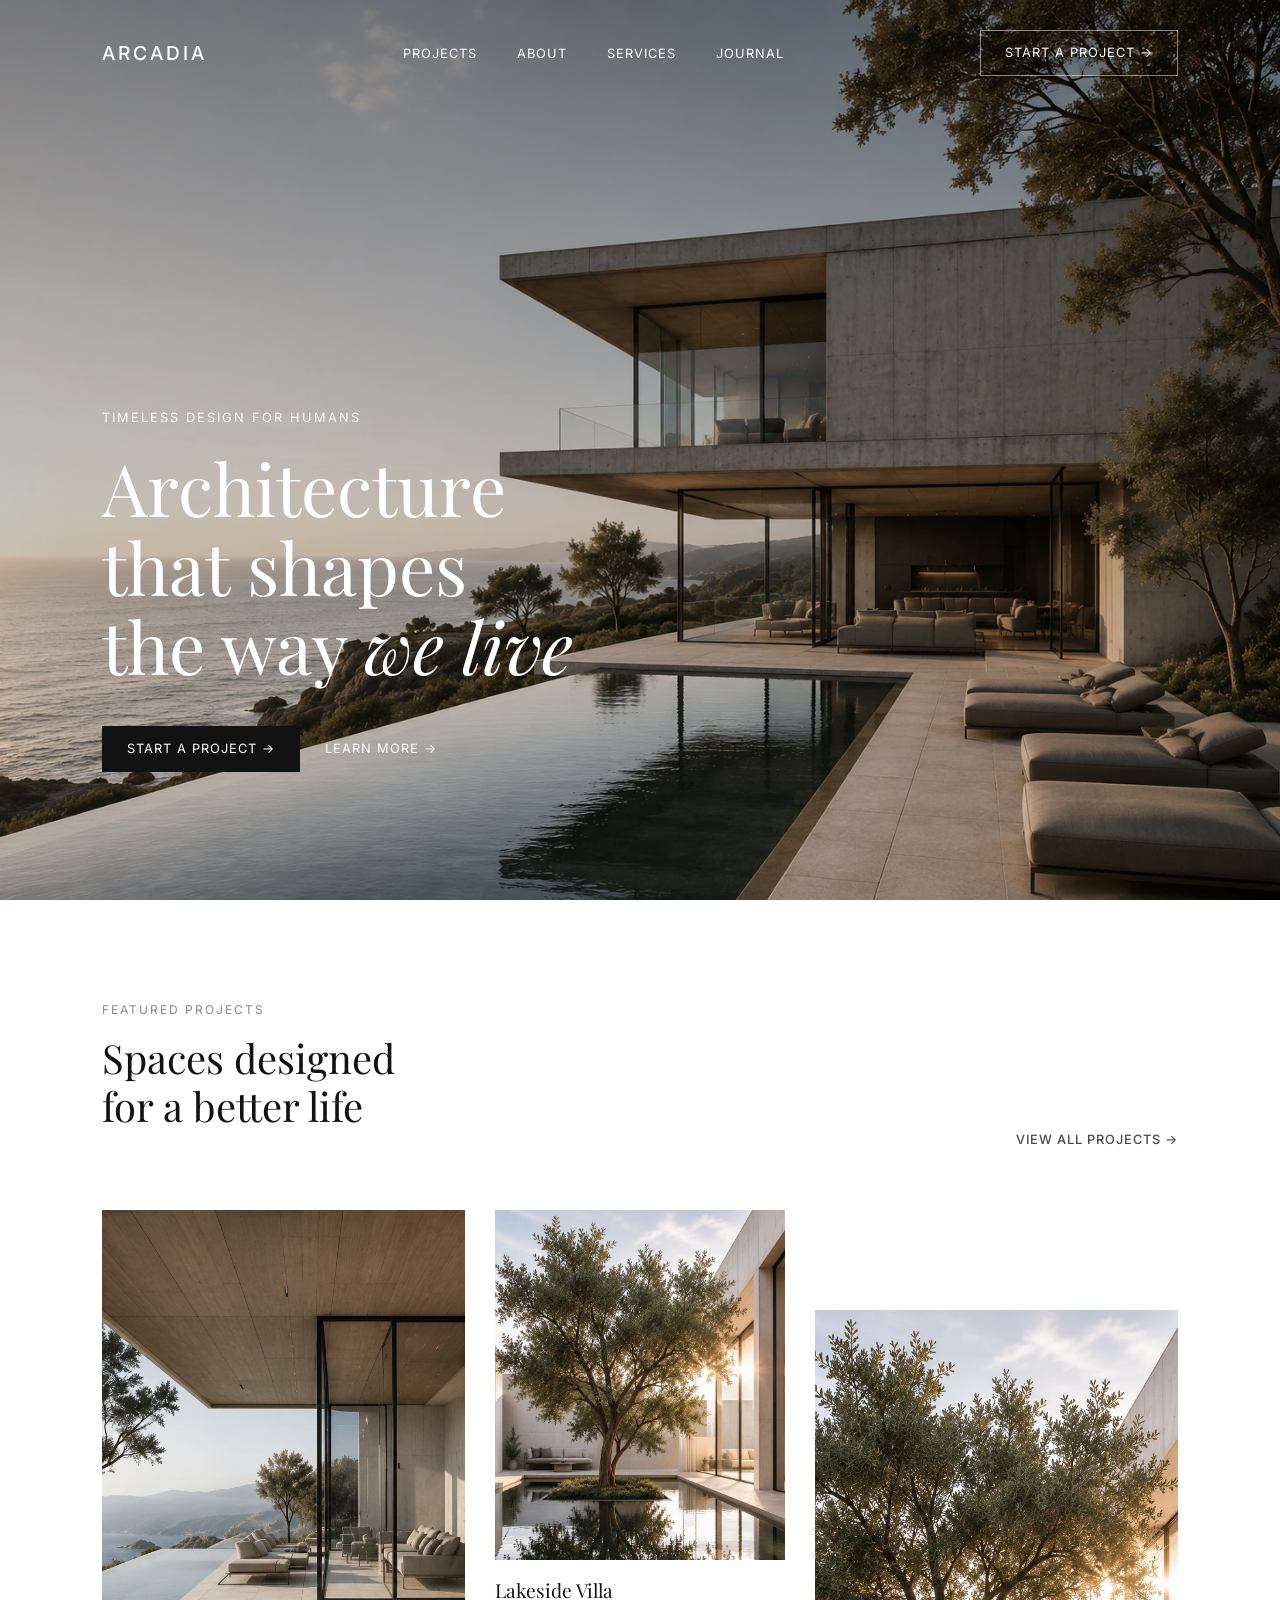
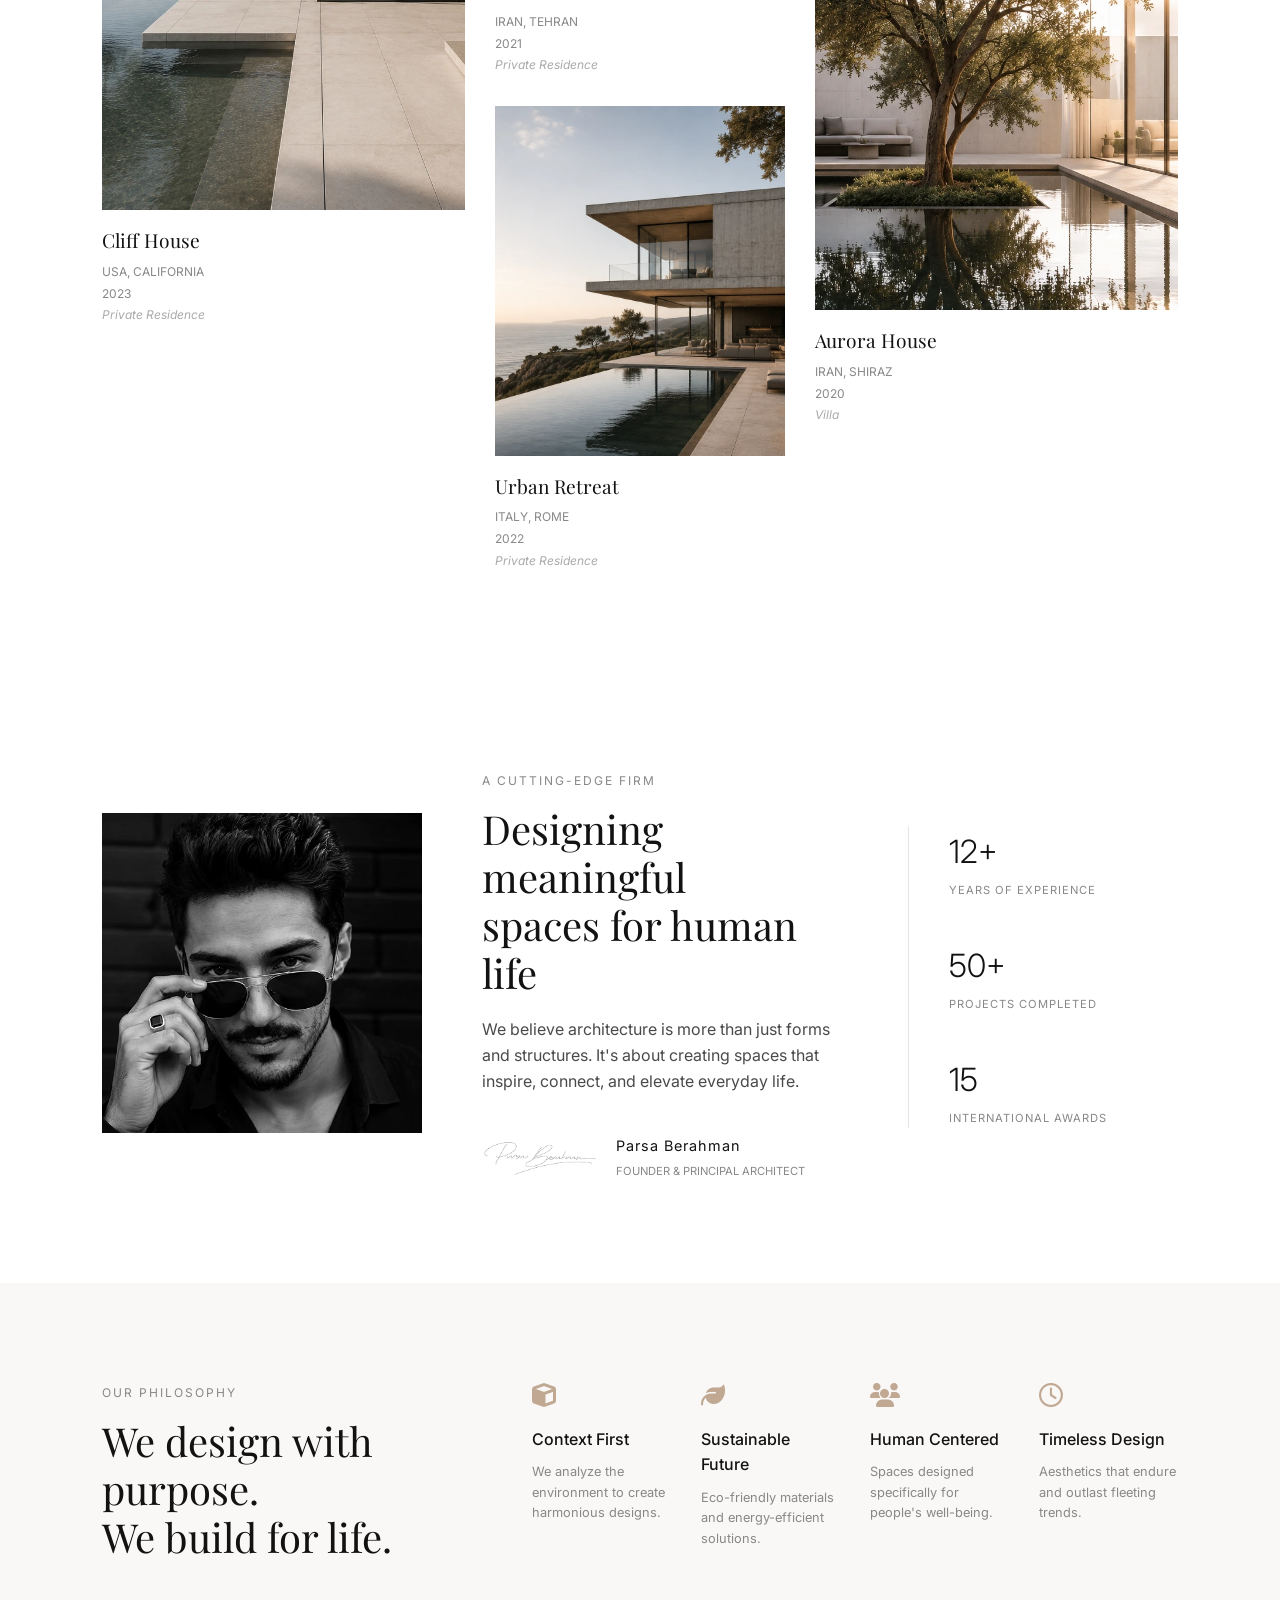
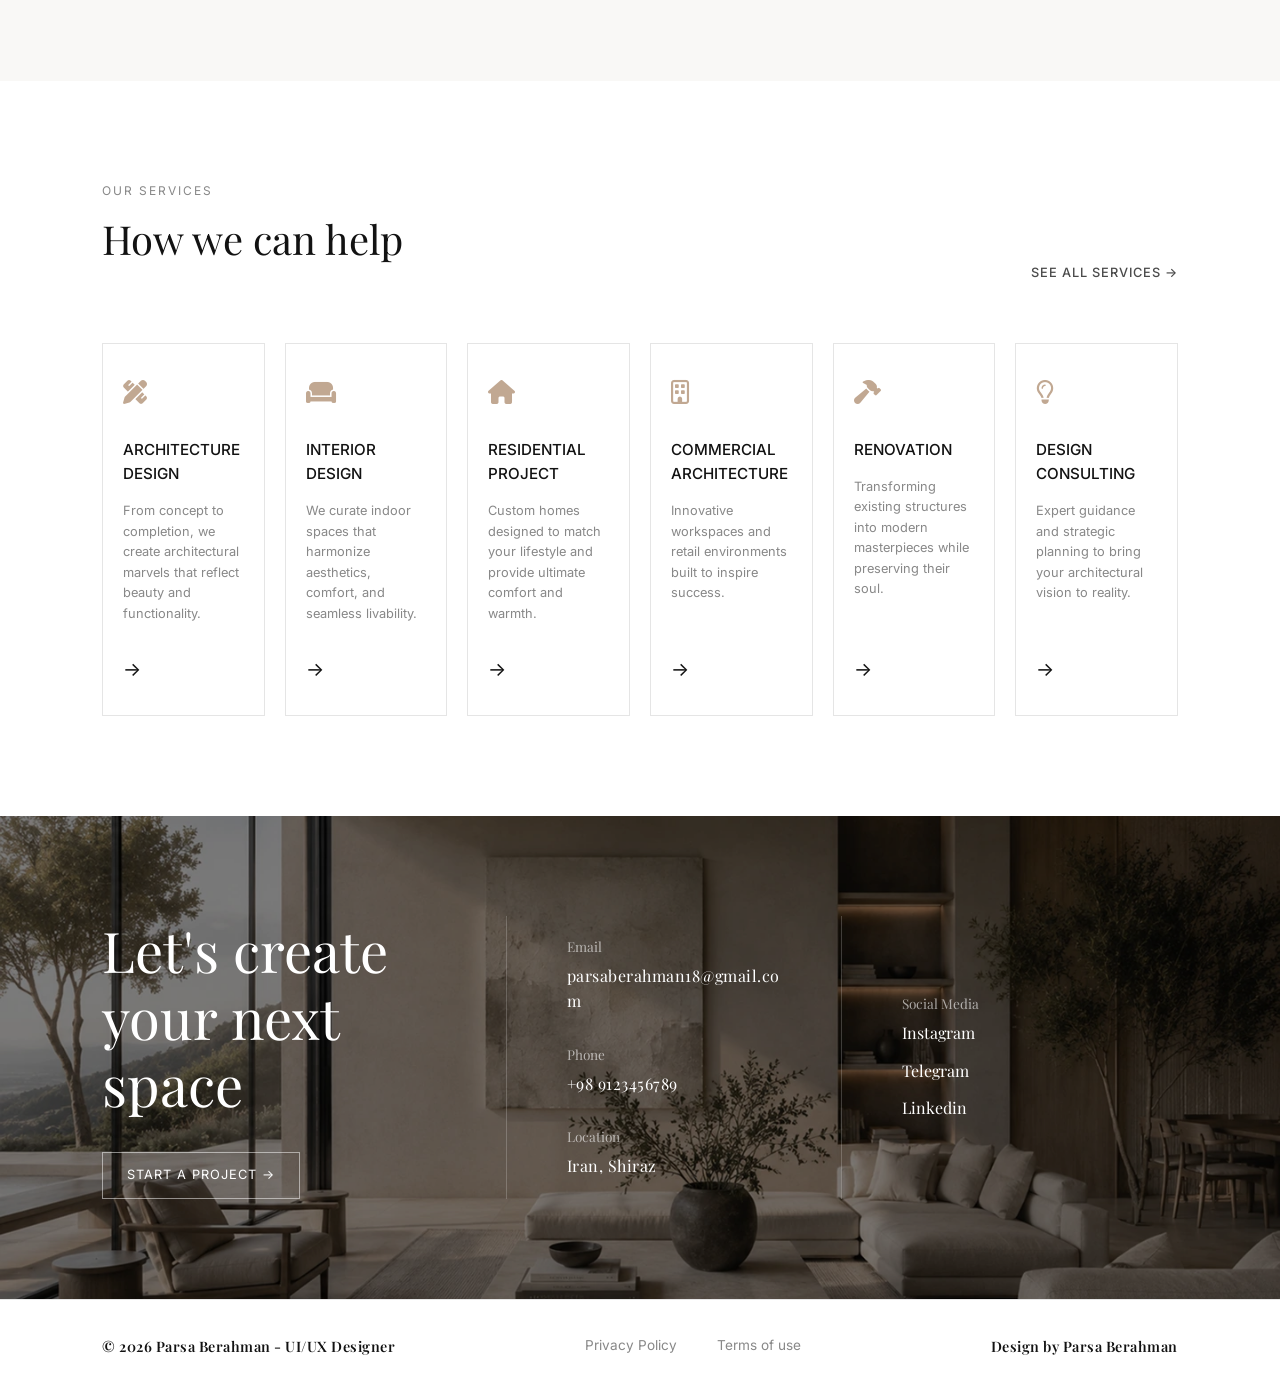
<file: index.html>
<!DOCTYPE html>
<html lang="en">

<head>
    <meta charset="UTF-8">

    <meta name="viewport" content="width=device-width, initial-scale=1.0">
    <title>Arcadia - Architecture</title>
    <!-- Google Fonts -->
    <link rel="preconnect" href="https://fonts.googleapis.com">
    <link rel="preconnect" href="https://fonts.gstatic.com" crossorigin>
    <link
        href="https://fonts.googleapis.com/css2?family=Inter:wght@300;400;500;600&family=Playfair+Display:ital,wght@0,400;0,600;1,400&display=swap"
        rel="stylesheet">
    <!-- FontAwesome for Icons -->
    <link rel="stylesheet" href="https://cdnjs.cloudflare.com/ajax/libs/font-awesome/6.4.0/css/all.min.css">
    <link rel="stylesheet" href="style.css">
</head>

<body>

    <!-- Header & Hero Section -->
    <header class="hero-section">
        <nav class="navbar">
            <a href="index.html" class="logo">ARCADIA</a>

            <div class="menu-toggle">
                <i class="fa-solid fa-bars"></i>
            </div>

            <ul class="nav-links">
                <li><a href="projects.html">PROJECTS</a></li>
                <li><a href="about.html">ABOUT</a></li>
                <li><a href="services.html">SERVICES</a></li>
                <li><a href="journal.html">JOURNAL</a></li>
                <li class="mobile-only-btn"><a href="contact.html">START A PROJECT</a></li>
            </ul>

            <a href="contact.html" class="btn btn-outline desktop-btn">START A PROJECT &rarr;</a>
        </nav>

        <div class="hero-content">
            <span class="subtitle">TIMELESS DESIGN FOR HUMANS</span>
            <h1 class="hero-title">Architecture<br>that shapes<br>the way <i>we live</i></h1>
            <div class="hero-buttons">
                <a href="https://madebyparsa.com/" class="btn btn-dark">START A PROJECT &rarr;</a>
                <a href="https://madebyparsa.com/" class="btn btn-text">LEARN MORE &rarr;</a>
            </div>
        </div>
    </header>

    <!-- Featured Projects Section -->
    <section class="featured-projects section-padding">
        <div class="section-header">
            <div class="header-left">
                <span class="section-subtitle">FEATURED PROJECTS</span>
                <h2 class="section-title">Spaces designed<br>for a better life</h2>
            </div>
            <a href="https://madebyparsa.com/" class="view-all">VIEW ALL PROJECTS &rarr;</a>
        </div>

        <div class="projects-grid">
            <!-- Column 1 -->
            <div class="project-col">
                <div class="project-card large-card">
                    <img src="assets/project-1.webp" alt="Cliff House" class="project-img">
                    <div class="project-info">
                        <h3>Cliff House</h3>
                        <p>USA, CALIFORNIA<br>2023<br><span>Private Residence</span></p>
                    </div>
                </div>
            </div>
            <!-- Column 2 -->
            <div class="project-col center-col">
                <div class="project-card small-card">
                    <img src="assets/project-2.webp" alt="Lakeside Villa" class="project-img">
                    <div class="project-info">
                        <h3>Lakeside Villa</h3>
                        <p>IRAN, TEHRAN<br>2021<br><span>Private Residence</span></p>
                    </div>
                </div>
                <div class="project-card small-card">
                    <img src="assets/project-3.webp" alt="Urban Retreat" class="project-img">
                    <div class="project-info">
                        <h3>Urban Retreat</h3>
                        <p>ITALY, ROME<br>2022<br><span>Private Residence</span></p>
                    </div>
                </div>
            </div>
            <!-- Column 3 -->
            <div class="project-col offset-col">
                <div class="project-card large-card">
                    <img src="assets/project-4.webp" alt="Aurora House" class="project-img">
                    <div class="project-info">
                        <h3>Aurora House</h3>
                        <p>IRAN, SHIRAZ<br>2020<br><span>Villa</span></p>
                    </div>
                </div>
            </div>
        </div>
    </section>

    <!-- About / Founder Section -->
    <section class="founder-section section-padding">
        <div class="founder-img-wrapper">
            <img src="assets/founder.webp" alt="Founder" class="founder-img">
        </div>
        <div class="founder-content">
            <span class="section-subtitle">A CUTTING-EDGE FIRM</span>
            <h2 class="section-title">Designing meaningful<br>spaces for human life</h2>
            <p class="description">We believe architecture is more than just forms and structures. It's about creating
                spaces that inspire, connect, and elevate everyday life.</p>
            <div class="founder-signature">
                <img src="assets/signature.webp" alt="Signature" class="signature">
                <div class="founder-name">
                    <h4>Parsa Berahman</h4>
                    <span>FOUNDER & PRINCIPAL ARCHITECT</span>
                </div>
            </div>
        </div>
        <div class="founder-stats">
            <div class="stat-item">
                <h3>12+</h3>
                <p>YEARS OF EXPERIENCE</p>
            </div>
            <div class="stat-item">
                <h3>50+</h3>
                <p>PROJECTS COMPLETED</p>
            </div>
            <div class="stat-item">
                <h3>15</h3>
                <p>INTERNATIONAL AWARDS</p>
            </div>
        </div>
    </section>

    <!-- Philosophy Section -->
    <section class="philosophy-section section-padding bg-light">
        <div class="philosophy-left">
            <span class="section-subtitle">OUR PHILOSOPHY</span>
            <h2 class="section-title">We design with purpose.<br>We build for life.</h2>
        </div>
        <div class="philosophy-right">
            <div class="phil-item">
                <i class="fa-solid fa-cube"></i>
                <h4>Context First</h4>
                <p>We analyze the environment to create harmonious designs.</p>
            </div>
            <div class="phil-item">
                <i class="fa-solid fa-leaf"></i>
                <h4>Sustainable Future</h4>
                <p>Eco-friendly materials and energy-efficient solutions.</p>
            </div>
            <div class="phil-item">
                <i class="fa-solid fa-users"></i>
                <h4>Human Centered</h4>
                <p>Spaces designed specifically for people's well-being.</p>
            </div>
            <div class="phil-item">
                <i class="fa-regular fa-clock"></i>
                <h4>Timeless Design</h4>
                <p>Aesthetics that endure and outlast fleeting trends.</p>
            </div>
        </div>
    </section>

    <!-- Services Section -->
    <section class="services-section section-padding">
        <div class="section-header">
            <div class="header-left">
                <span class="section-subtitle">OUR SERVICES</span>
                <h2 class="section-title">How we can help</h2>
            </div>
            <a href="https://madebyparsa.com/" class="view-all">SEE ALL SERVICES &rarr;</a>
        </div>

        <div class="services-grid">
            <!-- Service 1 -->
            <div class="service-card">
                <div class="service-icon"><i class="fa-solid fa-pen-ruler"></i></div>
                <h4>Architecture Design</h4>
                <p>From concept to completion, we create architectural marvels that reflect beauty and functionality.
                </p>
                <a href="https://madebyparsa.com/" class="service-link">&rarr;</a>
            </div>
            <!-- Service 2 -->
            <div class="service-card">
                <div class="service-icon"><i class="fa-solid fa-couch"></i></div>
                <h4>Interior Design</h4>
                <p>We curate indoor spaces that harmonize aesthetics, comfort, and seamless livability.</p>
                <a href="https://madebyparsa.com/" class="service-link">&rarr;</a>
            </div>
            <!-- Service 3 -->
            <div class="service-card">
                <div class="service-icon"><i class="fa-solid fa-house"></i></div>
                <h4>Residential Project</h4>
                <p>Custom homes designed to match your lifestyle and provide ultimate comfort and warmth.</p>
                <a href="https://madebyparsa.com/" class="service-link">&rarr;</a>
            </div>
            <!-- Service 4 -->
            <div class="service-card">
                <div class="service-icon"><i class="fa-regular fa-building"></i></div>
                <h4>Commercial Architecture</h4>
                <p>Innovative workspaces and retail environments built to inspire success.</p>
                <a href="https://madebyparsa.com/" class="service-link">&rarr;</a>
            </div>
            <!-- Service 5 -->
            <div class="service-card">
                <div class="service-icon"><i class="fa-solid fa-hammer"></i></div>
                <h4>Renovation</h4>
                <p>Transforming existing structures into modern masterpieces while preserving their soul.</p>
                <a href="https://madebyparsa.com/" class="service-link">&rarr;</a>
            </div>
            <!-- Service 6 -->
            <div class="service-card">
                <div class="service-icon"><i class="fa-regular fa-lightbulb"></i></div>
                <h4>Design Consulting</h4>
                <p>Expert guidance and strategic planning to bring your architectural vision to reality.</p>
                <a href="https://madebyparsa.com/" class="service-link">&rarr;</a>
            </div>
        </div>
    </section>

    <!-- Main Footer CTA Section (3 Columns) -->
    <footer class="footer-cta" style="background-image: url('assets/footer-bg.webp');">
        <div class="footer-content-grid">

            <!-- Column 1: Title & Button -->
            <div class="footer-col footer-col-left">
                <h2>Let's create<br>your next space</h2>
                <a href="contact.html" class="btn btn-outline footer-btn">START A PROJECT &rarr;</a>
            </div>

            <!-- Column 2: Contact Info -->
            <div class="footer-col footer-col-center">
                <div class="contact-item">
                    <span>Email</span>
                    <p>parsaberahman18@gmail.com</p>
                </div>
                <div class="contact-item">
                    <span>Phone</span>
                    <p>+98 9123456789</p>
                </div>
                <div class="contact-item">
                    <span>Location</span>
                    <p>Iran, Shiraz</p>
                </div>
            </div>

            <!-- Column 3: Social Media -->
            <div class="footer-col footer-col-right">
                <div class="contact-item">
                    <span>Social Media</span>
                    <div class="social-text-links">
                        <a href="https://madebyparsa.com/">Instagram</a>
                        <a href="https://madebyparsa.com/">Telegram</a>
                        <a href="https://madebyparsa.com/">Linkedin</a>
                    </div>
                </div>
            </div>

        </div>
    </footer>
    <!-- Main Site Footer (Copyright) -->
    <footer class="site-footer">
        <div class="footer-left">
            &copy; 2026 Parsa Berahman - UI/UX Designer
        </div>
        <div class="footer-center">
            <a href="https://madebyparsa.com/">Privacy Policy</a>
            <a href="https://madebyparsa.com/">Terms of use</a>
        </div>
        <div class="footer-right">
            Design by Parsa Berahman
        </div>
    </footer>
    <script src="script.js"></script>
</body>

</html>
</file>
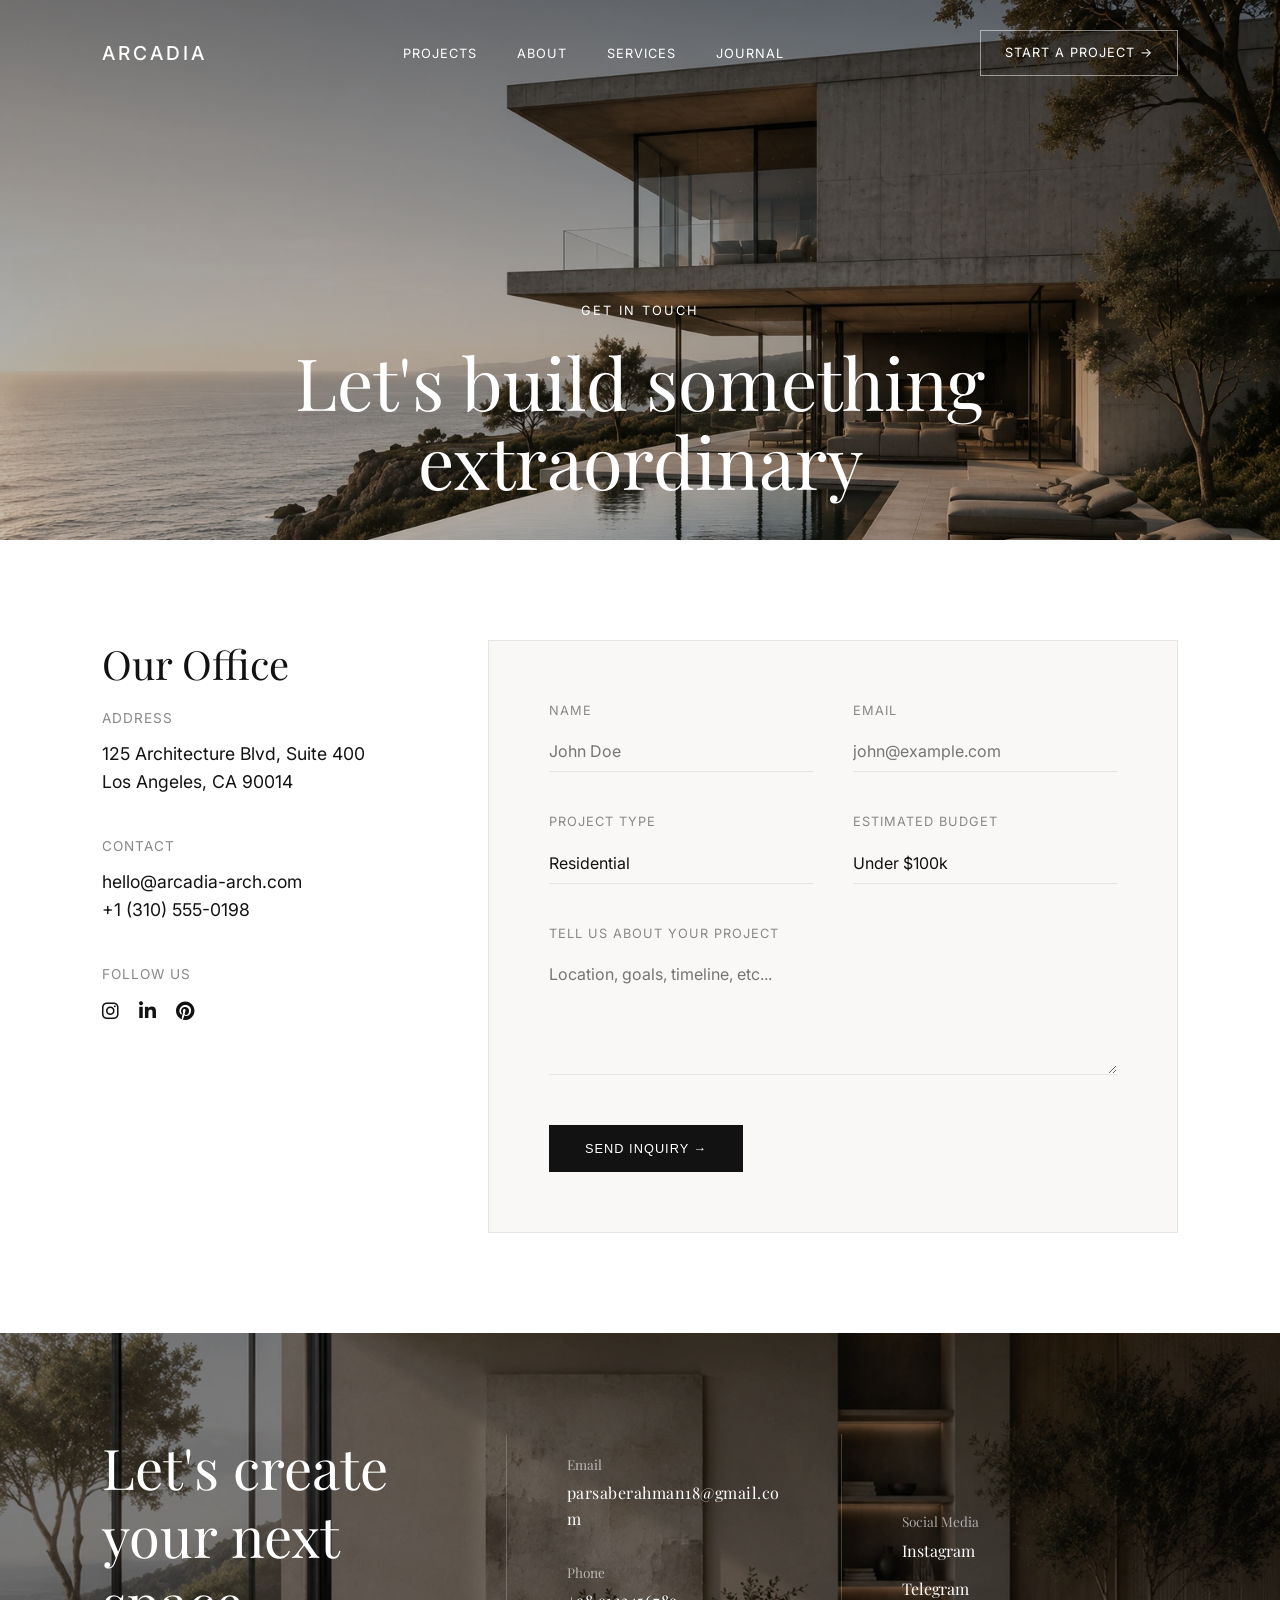
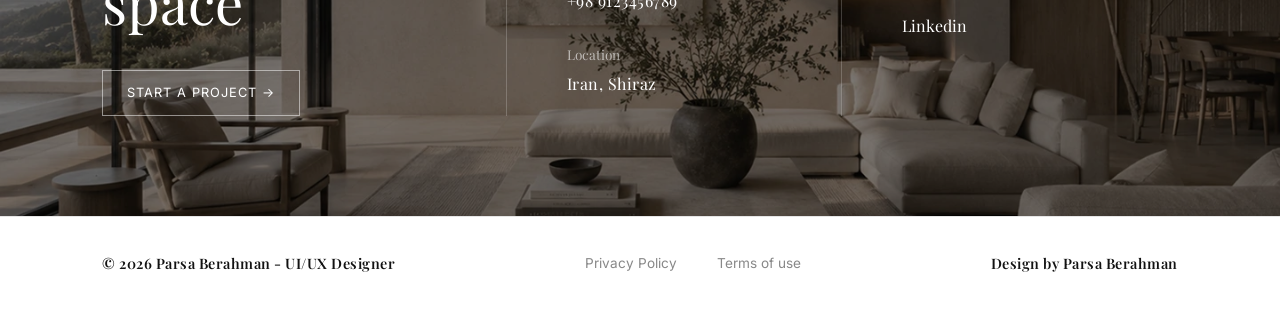
<file: contact.html>
<!DOCTYPE html>
<html lang="en">

<head>
    <meta charset="UTF-8">
    <meta name="viewport" content="width=device-width, initial-scale=1.0">
    <title>Contact & Start a Project - Arcadia Architecture</title>
    <!-- Google Fonts -->
    <link rel="preconnect" href="https://fonts.googleapis.com">
    <link rel="preconnect" href="https://fonts.gstatic.com" crossorigin>
    <link
        href="https://fonts.googleapis.com/css2?family=Inter:wght@300;400;500;600&family=Playfair+Display:ital,wght@0,400;0,600;1,400&display=swap"
        rel="stylesheet">
    <!-- FontAwesome -->
    <link rel="stylesheet" href="https://cdnjs.cloudflare.com/ajax/libs/font-awesome/6.4.0/css/all.min.css">
    <link rel="stylesheet" href="style.css">
</head>

<body>

    <!-- Header & Inner Page Hero -->
    <header class="page-hero" style="background-image: url('assets/contact-hero.webp');">
        <!-- Navigation -->
        <nav class="navbar">
            <a href="index.html" class="logo">ARCADIA</a>


            <div class="menu-toggle">
                <i class="fa-solid fa-bars"></i>
            </div>

            <ul class="nav-links">
                <li><a href="projects.html">PROJECTS</a></li>
                <li><a href="about.html">ABOUT</a></li>
                <li><a href="services.html">SERVICES</a></li>
                <li><a href="journal.html">JOURNAL</a></li>

                <li class="mobile-only-btn"><a href="contact.html">START A PROJECT</a></li>
            </ul>

            <a href="contact.html" class="btn btn-outline desktop-btn">START A PROJECT &rarr;</a>
        </nav>

        <div class="hero-content text-center">
            <span class="subtitle">GET IN TOUCH</span>
            <h1 class="hero-title">Let's build something<br>extraordinary</h1>
        </div>
    </header>

    <!-- Contact Details & Form Section -->
    <section class="contact-section section-padding">

        <!-- Left Column: Contact Info -->
        <div class="contact-info-col">
            <h2 class="section-title">Our Office</h2>

            <div class="info-block">
                <h4>Address</h4>
                <p>125 Architecture Blvd, Suite 400<br>Los Angeles, CA 90014</p>
            </div>

            <div class="info-block">
                <h4>Contact</h4>
                <p>hello@arcadia-arch.com<br>+1 (310) 555-0198</p>
            </div>

            <div class="info-block socials">
                <h4>Follow Us</h4>
                <div class="social-links">
                    <a href="https://madebyparsa.com/"><i class="fa-brands fa-instagram"></i></a>
                    <a href="https://madebyparsa.com/"><i class="fa-brands fa-linkedin-in"></i></a>
                    <a href="https://madebyparsa.com/"><i class="fa-brands fa-pinterest"></i></a>
                </div>
            </div>
        </div>

        <!-- Right Column: Project Form -->
        <div class="contact-form-col">
            <form class="project-form">
                <div class="form-row">
                    <div class="form-group">
                        <label for="name">Name</label>
                        <input type="text" id="name" placeholder="John Doe" required>
                    </div>
                    <div class="form-group">
                        <label for="email">Email</label>
                        <input type="email" id="email" placeholder="john@example.com" required>
                    </div>
                </div>

                <div class="form-row">
                    <div class="form-group">
                        <label for="project-type">Project Type</label>
                        <select id="project-type">
                            <option value="residential">Residential</option>
                            <option value="commercial">Commercial</option>
                            <option value="interior">Interior Design</option>
                            <option value="renovation">Renovation</option>
                        </select>
                    </div>
                    <div class="form-group">
                        <label for="budget">Estimated Budget</label>
                        <select id="budget">
                            <option value="under-100k">Under $100k</option>
                            <option value="100k-500k">$100k - $500k</option>
                            <option value="500k-1m">$500k - $1M</option>
                            <option value="over-1m">$1M+</option>
                        </select>
                    </div>
                </div>

                <div class="form-group">
                    <label for="message">Tell us about your project</label>
                    <textarea id="message" rows="5" placeholder="Location, goals, timeline, etc..." required></textarea>
                </div>

                <button type="submit" class="btn btn-dark submit-btn">SEND INQUIRY &rarr;</button>
            </form>
        </div>

    </section>
    <!-- Main Footer CTA Section (3 Columns) -->
    <footer class="footer-cta" style="background-image: url('assets/footer-bg.webp');">
        <div class="footer-content-grid">

            <!-- Column 1: Title & Button -->
            <div class="footer-col footer-col-left">
                <h2>Let's create<br>your next space</h2>
                <a href="contact.html" class="btn btn-outline footer-btn">START A PROJECT &rarr;</a>
            </div>

            <!-- Column 2: Contact Info -->
            <div class="footer-col footer-col-center">
                <div class="contact-item">
                    <span>Email</span>
                    <p>parsaberahman18@gmail.com</p>
                </div>
                <div class="contact-item">
                    <span>Phone</span>
                    <p>+98 9123456789</p>
                </div>
                <div class="contact-item">
                    <span>Location</span>
                    <p>Iran, Shiraz</p>
                </div>
            </div>

            <!-- Column 3: Social Media -->
            <div class="footer-col footer-col-right">
                <div class="contact-item">
                    <span>Social Media</span>
                    <div class="social-text-links">
                        <a href="https://madebyparsa.com/">Instagram</a>
                        <a href="https://madebyparsa.com/">Telegram</a>
                        <a href="https://madebyparsa.com/">Linkedin</a>
                    </div>
                </div>
            </div>

        </div>
    </footer>
    <!-- Main Site Footer (Copyright) -->
    <footer class="site-footer">
        <div class="footer-left">
            &copy; 2026 Parsa Berahman - UI/UX Designer
        </div>
        <div class="footer-center">
            <a href="https://madebyparsa.com/">Privacy Policy</a>
            <a href="https://madebyparsa.com/">Terms of use</a>
        </div>
        <div class="footer-right">
            Design by Parsa Berahman
        </div>
    </footer>

    <script src="script.js"></script>
</body>

</html>
</file>
<file: style.css>
/* --- CSS Reset & Variables --- */
:root {
    --primary-color: #121212;
    --text-color: #4a4a4a;
    --light-bg: #f9f8f6;
    --border-color: #e5e5e5;
    --font-heading: 'Playfair Display', serif;
    --font-body: 'Inter', sans-serif;
    --transition: all 0.3s ease;
}

* {
    margin: 0;
    padding: 0;
    box-sizing: border-box;
}

body {
    font-family: var(--font-body);
    color: var(--text-color);
    line-height: 1.6;
    background-color: #fff;
    overflow-x: hidden;
}

h1,
h2,
h3,
h4 {
    font-family: var(--font-heading);
    color: var(--primary-color);
    font-weight: 400;
}

a {
    text-decoration: none;
    color: inherit;
    transition: var(--transition);
}

.section-padding {
    padding: 100px 8%;
}

.bg-light {
    background-color: var(--light-bg);
}

/* Typography Classes */
.section-subtitle {
    font-size: 0.75rem;
    text-transform: uppercase;
    letter-spacing: 2px;
    color: #888;
    display: block;
    margin-bottom: 15px;
}

.section-title {
    font-size: 2.5rem;
    line-height: 1.2;
    margin-bottom: 20px;
}

/* Buttons */
.btn {
    display: inline-block;
    padding: 12px 24px;
    font-size: 0.8rem;
    letter-spacing: 1px;
    text-transform: uppercase;
    cursor: pointer;
    border: 1px solid transparent;
}

.btn-outline {
    border-color: rgba(255, 255, 255, 0.5);
    color: #fff;
}

.btn-outline:hover {
    background: #fff;
    color: var(--primary-color);
}

.btn-dark {
    background: var(--primary-color);
    color: #fff;
}

.btn-dark:hover {
    background: #333;
}

.btn-text {
    color: #fff;
    padding: 12px 0;
    margin-left: 20px;
}

.btn-text:hover {
    opacity: 0.7;
}

/* --- Header & Hero --- */
.hero-section {
    height: 100vh;
    background: url('assets/hero-bg.webp') center/cover no-repeat;
    position: relative;
    display: flex;
    flex-direction: column;
}

/* Overlay to darken background slightly for text readability */
.hero-section::before {
    content: '';
    position: absolute;
    top: 0;
    left: 0;
    width: 100%;
    height: 100%;
    background: linear-gradient(to bottom, rgba(0, 0, 0, 0.4) 0%, rgba(0, 0, 0, 0.1) 100%);
    z-index: 1;
}

.navbar {
    position: fixed;
    top: 0;
    width: 100%;
    padding: 30px 8%;
    display: flex;
    justify-content: space-between;
    align-items: center;
    z-index: 100;
    color: #fff;
    transition: var(--transition);
}

.navbar.scrolled {
    background: #fff;
    color: var(--primary-color);
    padding: 20px 8%;
    box-shadow: 0 2px 10px rgba(0, 0, 0, 0.1);
}

.navbar.scrolled .btn-outline {
    border-color: var(--primary-color);
    color: var(--primary-color);
}

.navbar.scrolled .btn-outline:hover {
    background: var(--primary-color);
    color: #fff;
}

.logo {
    font-size: 1.2rem;
    letter-spacing: 3px;
    font-weight: 500;
}

.nav-links {
    list-style: none;
    display: flex;
    gap: 40px;
}

.nav-links li a {
    font-size: 0.8rem;
    letter-spacing: 1px;
}

.hero-content {
    position: relative;
    z-index: 2;
    margin-top: auto;
    margin-bottom: 10%;
    padding: 0 8%;
    color: #fff;
}

.hero-content .subtitle {
    font-size: 0.8rem;
    letter-spacing: 2px;
    margin-bottom: 20px;
    display: block;
}

.hero-title {
    font-size: 4.5rem;
    line-height: 1.1;
    margin-bottom: 40px;
    color: #fff;
}

.hero-title i {
    font-family: var(--font-heading);
}

/* --- Featured Projects --- */
.section-header {
    display: flex;
    justify-content: space-between;
    align-items: flex-end;
    margin-bottom: 60px;
}

.view-all {
    font-size: 0.8rem;
    letter-spacing: 1px;
    text-transform: uppercase;
    font-weight: 500;
}

.view-all:hover {
    color: #000;
}

.projects-grid {
    display: flex;
    gap: 30px;
}

.project-col {
    flex: 1;
    display: flex;
    flex-direction: column;
    gap: 30px;
}

.project-col.center-col {
    flex: 0.8;
    /* slightly narrower */
}

.project-col.offset-col {
    padding-top: 100px;
    /* Offset the right column */
}

.project-card {
    position: relative;
}

.project-img {
    width: 100%;
    height: auto;
    display: block;
    object-fit: cover;
}

.large-card .project-img {
    height: 600px;
}

.small-card .project-img {
    height: 350px;
}

.project-info {
    margin-top: 15px;
}

.project-info h3 {
    font-size: 1.2rem;
    margin-bottom: 5px;
}

.project-info p {
    font-size: 0.75rem;
    color: #888;
    line-height: 1.8;
}

.project-info span {
    font-style: italic;
    color: #aaa;
}

/* --- Founder Section --- */
.founder-section {
    display: flex;
    align-items: center;
    gap: 60px;
}

.founder-img-wrapper {
    flex: 0.35;
}

.founder-img {
    width: 100%;
    filter: grayscale(100%);
    /* based on design */
}

.founder-content {
    flex: 0.4;
}

.founder-content .description {
    font-size: 1rem;
    margin-bottom: 40px;
}

.founder-signature {
    display: flex;
    align-items: center;
    gap: 20px;
}

.signature {
    height: 40px;
    filter: opacity(0.6);
}

.founder-name h4 {
    font-size: 0.9rem;
    font-family: var(--font-body);
    letter-spacing: 1px;
}

.founder-name span {
    font-size: 0.7rem;
    color: #888;
}

.founder-stats {
    flex: 0.25;
    display: flex;
    flex-direction: column;
    gap: 40px;
    padding-left: 40px;
    border-left: 1px solid var(--border-color);
}

.stat-item h3 {
    font-size: 2rem;
    margin-bottom: 5px;
    font-family: var(--font-body);
    font-weight: 300;
}

.stat-item p {
    font-size: 0.7rem;
    letter-spacing: 1px;
    color: #888;
}

/* --- Philosophy Section --- */
.philosophy-section {
    display: flex;
    justify-content: space-between;
    align-items: flex-start;
}

.philosophy-left {
    flex: 0.35;
}

.philosophy-right {
    flex: 0.6;
    display: grid;
    grid-template-columns: repeat(4, 1fr);
    gap: 30px;
}

.phil-item i {
    font-size: 1.5rem;
    color: #c1a892;
    /* bronze/sand accent */
    margin-bottom: 20px;
}

.phil-item h4 {
    font-size: 1rem;
    font-family: var(--font-body);
    font-weight: 500;
    margin-bottom: 10px;
}

.phil-item p {
    font-size: 0.8rem;
    color: #888;
}

/* --- Services Section --- */
.services-grid {
    display: grid;
    grid-template-columns: repeat(6, 1fr);
    gap: 20px;
}

.service-card {
    border: 1px solid var(--border-color);
    padding: 30px 20px;
    display: flex;
    flex-direction: column;
    transition: var(--transition);
}

.service-card:hover {
    box-shadow: 0 10px 30px rgba(0, 0, 0, 0.05);
    transform: translateY(-5px);
}

.service-icon {
    font-size: 1.5rem;
    color: #c1a892;
    margin-bottom: 25px;
}

.service-card h4 {
    font-family: var(--font-body);
    font-size: 0.95rem;
    font-weight: 500;
    margin-bottom: 15px;
    text-transform: uppercase;
}

.service-card p {
    font-size: 0.8rem;
    color: #888;
    margin-bottom: 30px;
    flex-grow: 1;
}

.service-link {
    font-size: 1.2rem;
    color: var(--primary-color);
    align-self: flex-start;
}

/* --- Footer CTA (New 3-Column Layout) --- */
.footer-cta {
    position: relative;
    background-size: cover;
    background-position: center;
    padding: 100px 8%;
    color: #fff;
    display: flex;
    align-items: center;
}

.footer-cta::before {
    content: '';
    position: absolute;
    top: 0;
    left: 0;
    width: 100%;
    height: 100%;
    background: rgba(0, 0, 0, 0.4);
    z-index: 1;
}

.footer-content-grid {
    position: relative;
    z-index: 2;
    display: grid;
    grid-template-columns: 1.2fr 1fr 1fr;

    width: 100%;
    align-items: center;
}

.footer-col {
    padding: 0 40px;
}

/* lines */
.footer-col-center {
    border-left: 1px solid rgba(255, 255, 255, 0.2);
    border-right: 1px solid rgba(255, 255, 255, 0.2);
    padding: 20px 60px;
}

.footer-col-right {
    padding-left: 60px;
}

.footer-col-left {
    padding-left: 0;
}

.footer-col-left h2 {
    font-size: 3.5rem;
    color: #fff;
    line-height: 1.2;
    margin-bottom: 35px;
    font-family: var(--font-heading);
    font-weight: 400;
}

/* social media */
.contact-item {
    margin-bottom: 30px;
}

.contact-item:last-child {
    margin-bottom: 0;
}

.contact-item span {
    display: block;
    font-size: 0.85rem;
    color: rgba(255, 255, 255, 0.6);
    margin-bottom: 5px;
    font-family: var(--font-heading);
}

.contact-item p {
    font-size: 1rem;
    color: #fff;
    font-family: var(--font-heading);

    letter-spacing: 0.5px;
}

.social-text-links {
    display: flex;
    flex-direction: column;
    gap: 12px;
}

.social-text-links a {
    font-size: 1rem;
    color: #fff;
    font-family: var(--font-heading);
    transition: var(--transition);
}

.social-text-links a:hover {
    color: #c1a892;
}


@media (max-width: 1024px) {
    .footer-content-grid {
        grid-template-columns: 1fr;
        gap: 40px;
    }

    .footer-col,
    .footer-col-center,
    .footer-col-right,
    .footer-col-left {
        padding: 0;
    }

    .footer-col-center {
        border-left: none;
        border-right: none;
        border-top: 1px solid rgba(255, 255, 255, 0.2);
        border-bottom: 1px solid rgba(255, 255, 255, 0.2);
        padding: 40px 0;
    }
}

/* =========================================
   INNER PAGES STYLES (Projects, About, etc.)
   ========================================= */

/* Inner Page Hero (Shorter height) */
.page-hero {
    height: 60vh;
    background-size: cover;
    background-position: center;
    position: relative;
    display: flex;
    flex-direction: column;
    justify-content: center;
    align-items: center;
}

.page-hero::before {
    content: '';
    position: absolute;
    top: 0;
    left: 0;
    width: 100%;
    height: 100%;
    background: linear-gradient(to bottom, rgba(0, 0, 0, 0.5) 0%, rgba(0, 0, 0, 0.2) 100%);
    z-index: 1;
}

.text-center {
    text-align: center;
    align-items: center;
    margin-bottom: 0;
}

/* Projects Filters */
.project-filters {
    display: flex;
    justify-content: center;
    flex-wrap: wrap;
    gap: 30px;
    margin-bottom: 60px;
}

.filter-btn {
    background: none;
    border: none;
    font-family: var(--font-body);
    font-size: 0.85rem;
    letter-spacing: 1px;
    text-transform: uppercase;
    color: #888;
    cursor: pointer;
    padding-bottom: 5px;
    border-bottom: 1px solid transparent;
    transition: var(--transition);
}

.filter-btn:hover,
.filter-btn.active {
    color: var(--primary-color);
    border-bottom-color: var(--primary-color);
}

/* Portfolio Grid */
.portfolio-grid {
    display: flex;
    gap: 40px;
}

.portfolio-col {
    flex: 1;
    display: flex;
    flex-direction: column;
    gap: 60px;
    /* Space between projects vertically */
}

/* The offset creates the aesthetic masonry look */
.portfolio-col.offset-col {
    margin-top: 100px;
}

/* Responsive adjustments for the new grid */
@media (max-width: 992px) {
    .portfolio-grid {
        flex-direction: column;
        gap: 40px;
    }

    .portfolio-col {
        gap: 40px;
    }

    .portfolio-col.offset-col {
        margin-top: 0;
    }

    .project-filters {
        gap: 15px;
    }

    .filter-btn {
        font-size: 0.75rem;
    }
}

/* =========================================
   ABOUT PAGE STYLES
   ========================================= */

/* Story Section */
.about-story {
    display: flex;
    gap: 60px;
    align-items: flex-start;
}

.story-left {
    flex: 0.5;
}

.story-left h2 {
    font-size: 2.2rem;
    line-height: 1.4;
    color: var(--primary-color);
}

.story-right {
    flex: 0.5;
}

.story-right p {
    margin-bottom: 20px;
    color: #666;
    font-size: 0.95rem;
    line-height: 1.8;
}

/* Team Section */
.team-grid {
    display: grid;
    grid-template-columns: repeat(4, 1fr);
    gap: 30px;
}

.team-card {
    text-align: left;
    transition: var(--transition);
}

.team-img-wrap {
    width: 100%;
    aspect-ratio: 3/4;
    overflow: hidden;
    margin-bottom: 20px;
}

.team-img {
    width: 100%;
    height: 100%;
    object-fit: cover;
    filter: grayscale(100%);
    transition: var(--transition);
}

.team-card:hover .team-img {
    filter: grayscale(0%);
    transform: scale(1.05);
}

.team-info h4 {
    font-family: var(--font-body);
    font-size: 1.1rem;
    font-weight: 500;
    margin-bottom: 5px;
}

.team-info span {
    font-size: 0.75rem;
    color: #888;
    letter-spacing: 1px;
    text-transform: uppercase;
}

/* Responsive adjustments for About Page */
@media (max-width: 1024px) {
    .team-grid {
        grid-template-columns: repeat(2, 1fr);
    }
}

@media (max-width: 992px) {
    .about-story {
        flex-direction: column;
        gap: 30px;
    }

    .story-left h2 {
        font-size: 1.8rem;
    }

    .team-grid {
        grid-template-columns: 1fr;
    }
}

/* =========================================
   SERVICES PAGE STYLES
   ========================================= */

/* Services Intro */
.services-intro {
    max-width: 800px;
    margin: 0 auto;
}

.intro-text {
    font-size: 1.1rem;
    color: #666;
    line-height: 1.8;
    margin-top: 20px;
}

/* Detailed Services Rows */
.service-row {
    display: flex;
    align-items: center;
    gap: 80px;
}

/* Reverse the order for even rows (Text left, Image right) */
.service-row.reverse-row {
    flex-direction: row;
}

.service-img-col {
    flex: 0.5;
}

.service-detail-img {
    width: 100%;
    height: 600px;
    object-fit: cover;
    box-shadow: 0 20px 40px rgba(0, 0, 0, 0.08);
}

.service-text-col {
    flex: 0.5;
}

.service-text-col .service-icon {
    font-size: 2.5rem;
    color: #c1a892;
    margin-bottom: 20px;
}

.service-text-col h2 {
    font-size: 2.5rem;
    margin-bottom: 25px;
}

.service-text-col p {
    color: #666;
    margin-bottom: 20px;
    line-height: 1.8;
}

.service-features {
    list-style: none;
    margin-top: 30px;
    padding-top: 30px;
    border-top: 1px solid var(--border-color);
}

.service-features li {
    margin-bottom: 15px;
    color: var(--primary-color);
    font-weight: 500;
    display: flex;
    align-items: center;
    gap: 15px;
}

.service-features li i {
    color: #c1a892;
    font-size: 0.9rem;
}

/* Responsive adjustments for Services Page */
@media (max-width: 992px) {

    .service-row,
    .service-row.reverse-row {
        flex-direction: column;
        gap: 40px;
    }

    .service-detail-img {
        height: 400px;
    }
}

/* =========================================
   JOURNAL PAGE STYLES
   ========================================= */

/* Featured Post */
.featured-post {
    display: flex;
    align-items: center;
    gap: 60px;
}

.featured-img-wrap {
    flex: 0.6;
    overflow: hidden;
}

.featured-img {
    width: 100%;
    height: 500px;
    object-fit: cover;
    transition: transform 0.5s ease;
}

.featured-post:hover .featured-img {
    transform: scale(1.03);
}

.featured-content {
    flex: 0.4;
}

.post-meta {
    display: flex;
    gap: 15px;
    margin-bottom: 20px;
    font-size: 0.75rem;
    letter-spacing: 1px;
}

.post-category {
    color: #c1a892;
    font-weight: 600;
}

.post-date {
    color: #888;
}

.featured-content h2 {
    font-size: 2.2rem;
    margin-bottom: 20px;
    line-height: 1.2;
}

.featured-content p {
    color: #666;
    margin-bottom: 30px;
    line-height: 1.8;
}

.read-more {
    font-size: 0.8rem;
    letter-spacing: 1px;
    text-transform: uppercase;
    font-weight: 500;
    color: var(--primary-color);
    border-bottom: 1px solid var(--primary-color);
    padding-bottom: 3px;
    display: inline-block;
}

.read-more:hover {
    color: #c1a892;
    border-color: #c1a892;
}

/* Journal Grid */
.journal-grid {
    display: grid;
    grid-template-columns: repeat(3, 1fr);
    gap: 40px;
}

.journal-card {
    display: flex;
    flex-direction: column;
}

.journal-img-link {
    display: block;
    overflow: hidden;
    margin-bottom: 25px;
    aspect-ratio: 4/3;
}

.journal-img {
    width: 100%;
    height: 100%;
    object-fit: cover;
    transition: transform 0.5s ease;
}

.journal-card:hover .journal-img {
    transform: scale(1.05);
}

.journal-info h3 {
    font-size: 1.4rem;
    margin-bottom: 20px;
    line-height: 1.3;
}

.journal-info h3 a:hover {
    color: #c1a892;
}

/* Responsive adjustments for Journal Page */
@media (max-width: 992px) {
    .featured-post {
        flex-direction: column;
        gap: 30px;
    }

    .featured-img-wrap,
    .featured-content {
        flex: 1;
        width: 100%;
    }

    .featured-img {
        height: 400px;
    }

    .journal-grid {
        grid-template-columns: repeat(2, 1fr);
    }
}

@media (max-width: 992px) {
    .journal-grid {
        grid-template-columns: 1fr;
    }
}

/* =========================================
   CONTACT PAGE STYLES
   ========================================= */

.contact-section {
    display: flex;
    gap: 80px;
    align-items: flex-start;
}

.contact-info-col {
    flex: 0.35;
}

.info-block {
    margin-bottom: 40px;
}

.info-block h4 {
    font-family: var(--font-body);
    font-size: 0.85rem;
    letter-spacing: 1px;
    text-transform: uppercase;
    color: #888;
    margin-bottom: 10px;
}

.info-block p {
    font-size: 1.1rem;
    color: var(--primary-color);
    line-height: 1.6;
}

.social-links {
    display: flex;
    gap: 20px;
}

.social-links a {
    font-size: 1.2rem;
    color: var(--primary-color);
    transition: var(--transition);
}

.social-links a:hover {
    color: #c1a892;
}

/* Contact Form */
.contact-form-col {
    flex: 0.65;
    background: var(--light-bg);
    padding: 60px;
    border: 1px solid var(--border-color);
}

.project-form {
    display: flex;
    flex-direction: column;
    gap: 40px;
}

.form-row {
    display: flex;
    gap: 40px;
}

.form-group {
    flex: 1;
    display: flex;
    flex-direction: column;
}

.form-group label {
    font-size: 0.8rem;
    letter-spacing: 1px;
    text-transform: uppercase;
    color: #888;
    margin-bottom: 10px;
}

.form-group input,
.form-group select,
.form-group textarea {
    width: 100%;
    padding: 10px 0;
    border: none;
    border-bottom: 1px solid var(--border-color);
    background: transparent;
    font-family: var(--font-body);
    font-size: 1rem;
    color: var(--primary-color);
    transition: var(--transition);
}

.form-group input:focus,
.form-group select:focus,
.form-group textarea:focus {
    outline: none;
    border-bottom-color: var(--primary-color);
}

/* Specific styling for select dropdown */
.form-group select {
    cursor: pointer;
    appearance: none;
}

.submit-btn {
    align-self: flex-start;
    padding: 15px 35px;
    margin-top: 10px;
}

/* Responsive adjustments for Contact Page */
@media (max-width: 992px) {
    .contact-section {
        flex-direction: column;
        gap: 60px;
    }

    .contact-info-col,
    .contact-form-col {
        flex: 1;
        width: 100%;
    }

    .contact-form-col {
        padding: 40px 20px;
    }

    .form-row {
        flex-direction: column;
        gap: 40px;
    }
}

/* =========================================
   BOTTOM COPYRIGHT FOOTER
   ========================================= */

.site-footer {
    background-color: #fff;
    padding: 35px 8%;
    display: flex;
    justify-content: space-between;
    align-items: center;
    border-top: 1px solid var(--border-color);

    font-family: var(--font-heading);

    font-size: 0.9rem;
}

.site-footer .footer-left,
.site-footer .footer-right {
    color: var(--primary-color);
    font-weight: 600;
    letter-spacing: 0.5px;
}

.site-footer .footer-center {
    display: flex;
    gap: 40px;
}

.site-footer .footer-center a {
    color: #888;
    font-family: var(--font-body);

    font-size: 0.85rem;
    transition: var(--transition);
}

.site-footer .footer-center a:hover {
    color: var(--primary-color);
}


@media (max-width: 992px) {
    .site-footer {
        flex-direction: column;
        gap: 20px;
        text-align: center;
        padding: 30px 5%;
    }

    .site-footer .footer-center {
        gap: 20px;
    }
}

/* =========================================
   MOBILE RESPONSIVE & HAMBURGER MENU
   ========================================= */

.menu-toggle {
    display: none;
    font-size: 1.5rem;
    cursor: pointer;
    z-index: 1001;
}

.mobile-only-btn {
    display: none;
}

@media (max-width: 992px) {

    /* General Spacing & Typography */
    .section-padding {
        padding: 60px 5%;
    }

    .hero-title {
        font-size: 2.8rem;
        margin-bottom: 20px;
    }

    .section-title {
        font-size: 2rem;
        line-height: 1.3;
    }

    /* Navbar & Mobile Menu Overlay */
    .menu-toggle {
        display: block;
    }

    .desktop-btn {
        display: none;
    }

    .nav-links {
        position: fixed;
        top: 0;
        right: -100%;
        width: 100%;
        height: 100vh;
        background: #fff;
        flex-direction: column;
        justify-content: center;
        align-items: center;
        gap: 30px;
        transition: right 0.4s ease;
        z-index: 1000;
    }

    .nav-links.active {
        right: 0;
    }

    .nav-links li a {
        color: var(--primary-color) !important;
        font-size: 1.5rem;
        font-family: var(--font-heading);
    }

    .mobile-only-btn {
        display: block;
        margin-top: 20px;
        border: 1px solid var(--primary-color);
        padding: 10px 20px;
    }

    .mobile-only-btn a {
        font-size: 1rem !important;
        font-family: var(--font-body) !important;
    }

    /* Footer adjustments */
    .footer-col-left h2 {
        font-size: 2.5rem;
        margin-bottom: 20px;
    }

    .footer-col-center {
        padding: 30px 0;
        border-top: 1px solid rgba(255, 255, 255, 0.2);
        border-bottom: 1px solid rgba(255, 255, 255, 0.2);
        border-left: none;
        border-right: none;
    }

    .footer-col-right {
        padding-left: 0;
        padding-top: 20px;
    }

    /* Project & Image adjustments */
    .large-card .project-img,
    .small-card .project-img {
        height: 350px;
    }

    .page-hero {
        height: 50vh;
    }
}

@media (max-width: 480px) {

    .team-grid,
    .services-grid {
        grid-template-columns: 1fr;
    }

    .hero-title {
        font-size: 2.2rem;
    }

    .large-card .project-img,
    .small-card .project-img {
        height: 280px;
    }
}

/* =========================================
   STRICT MOBILE OVERFLOW FIXES
   ========================================= */


html,
body {
    max-width: 100vw;
    overflow-x: hidden;
}


p,
a,
h1,
h2,
h3,
span {
    word-break: break-word;
    overflow-wrap: break-word;
}

@media (max-width: 768px) {


    .hero-buttons {
        display: flex;
        flex-direction: column;
        gap: 15px;
        align-items: center;
        width: 100%;
    }

    .btn-text {
        margin-left: 0 !important;
        padding-top: 0;
    }


    .founder-stats {
        flex-direction: column !important;
        gap: 30px !important;
        padding-top: 30px !important;
    }


    .footer-cta {
        padding: 60px 5% !important;
    }

    .footer-content-grid {
        gap: 30px;
    }


    .hero-title {
        font-size: 2.2rem !important;
    }

    .section-title {
        font-size: 1.8rem !important;
    }

    .footer-col-left h2 {
        font-size: 2rem !important;
    }
}

/* =========================================
   FIX OVERFLOW FOR PHILOSOPHY & FOUNDER SECTIONS
   ========================================= */

@media (max-width: 768px) {


    .founder-section {
        flex-direction: column;
        gap: 40px;
        padding: 60px 5% !important;
    }

    .founder-img-wrapper,
    .founder-content,
    .founder-stats {
        width: 100%;
        flex: none;
        padding: 0;
    }


    .philosophy-section {
        flex-direction: column;
        gap: 40px;
        padding: 60px 5% !important;
    }

    .philosophy-left,
    .philosophy-right {
        width: 100%;
        flex: none;
    }

    .philosophy-right {
        display: grid;
        grid-template-columns: 1fr;
        /* قرارگیری آیتم‌ها زیر هم در موبایل */
        gap: 30px;
    }
}


/* =========================================
   ULTIMATE MOBILE FIX (UNDER 768px & 480px)
   ========================================= */

@media (max-width: 768px) {


    .founder-section {
        flex-direction: column !important;
        display: flex !important;
        padding: 50px 5% !important;
    }

    .founder-content,
    .founder-img-wrapper {
        width: 100% !important;
    }

    .founder-signature {
        flex-direction: column !important;
        align-items: flex-start !important;
        gap: 15px !important;
    }

    .founder-stats {
        width: 100% !important;
        display: flex !important;
        flex-direction: column !important;

        border-left: none !important;
        border-top: 1px solid var(--border-color) !important;
        padding-left: 0 !important;
        padding-top: 40px !important;
        margin-top: 20px !important;
        gap: 30px !important;
    }


    .philosophy-section {
        flex-direction: column !important;
        display: flex !important;
        padding: 50px 5% !important;
    }

    .philosophy-left,
    .philosophy-right {
        width: 100% !important;
    }

    .philosophy-right {
        display: grid !important;

        grid-template-columns: 1fr !important;
        gap: 40px !important;
        margin-top: 30px !important;
    }
}
</file>
